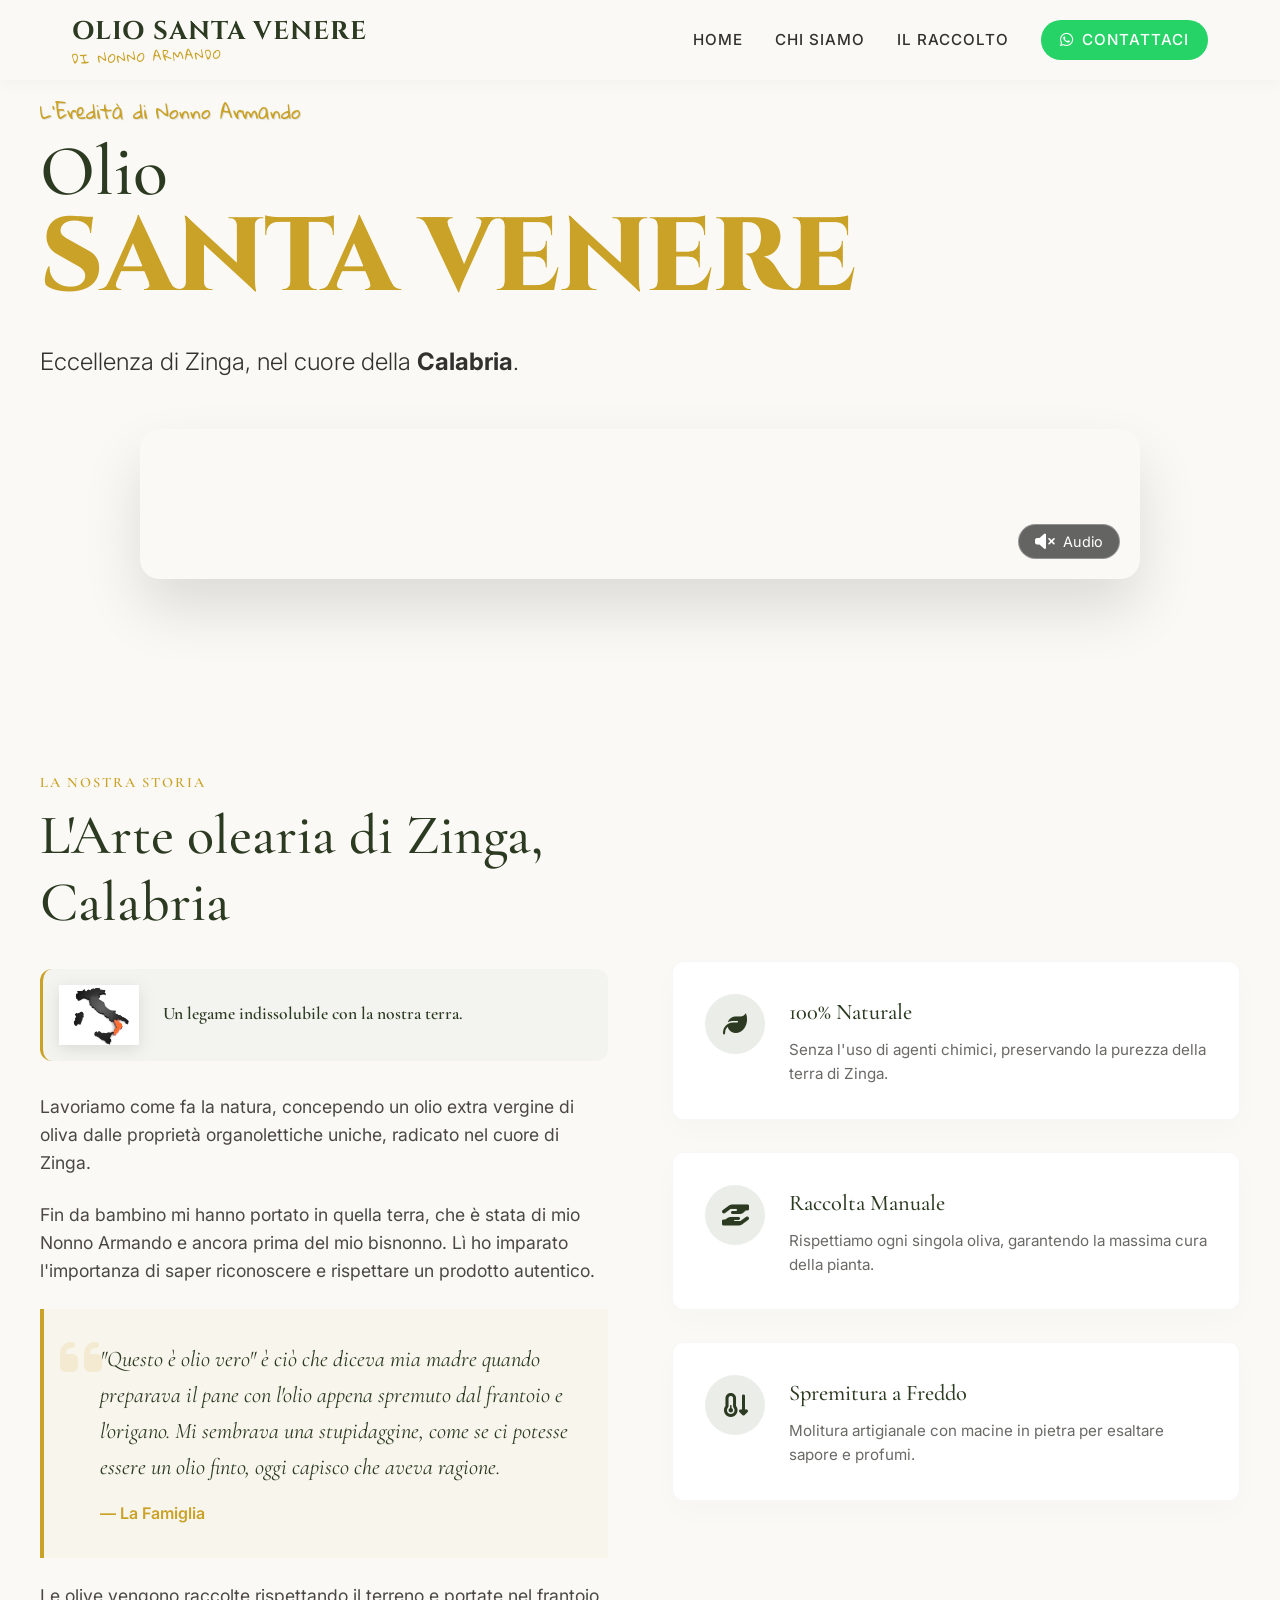
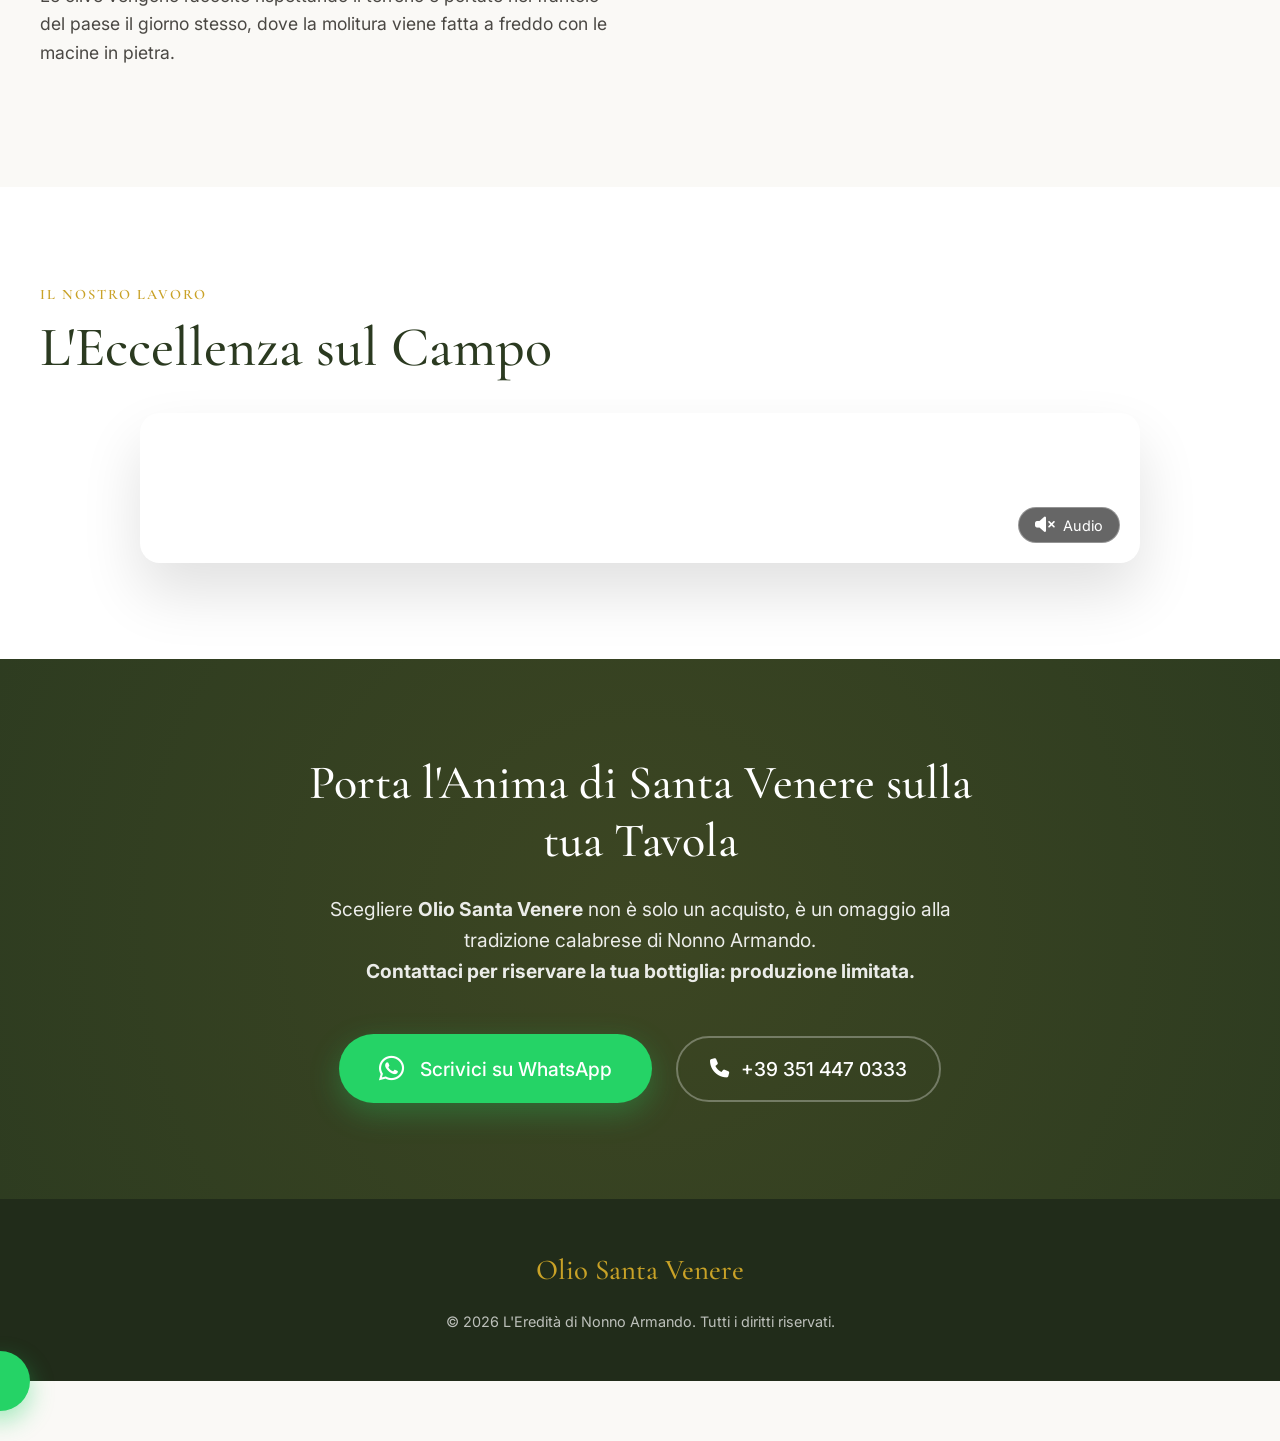
<file: index.html>
<!DOCTYPE html>
<html lang="it">
<head>
    <meta charset="UTF-8">
    <meta name="viewport" content="width=device-width, initial-scale=1.0">
    <title>Olio Santa Venere | L'Eredità di Nonno Armando</title>
    
    <!-- Meta description for SEO -->
    <meta name="description" content="Olio Santa Venere: l'eccellenza dell'olio extra vergine calabrese, nato dalla tradizione di Nonno Armando. Qualità artigianale 100% naturale.">
    
    <!-- Open Graph / Social Media & WhatsApp Preview -->
    <meta property="og:type" content="website">
    <meta property="og:url" content="https://lorenzovecc.github.io/OlioNonnoArmando/">
    <meta property="og:title" content="Olio Santa Venere | L'Eredità di Nonno Armando">
    <meta property="og:description" content="Olio Santa Venere: olio extra vergine artigianale e premium. Scopri l'eccellenza che nasce a Zinga.">
    <meta property="og:image" content="https://raw.githubusercontent.com/LorenzoVecc/OlioNonnoArmando/main/cover.png">
    <meta property="og:image:width" content="1200">
    <meta property="og:image:height" content="1200">
    
    <!-- Video Preload & Resource Hints -->
    <link rel="preload" as="image" href="https://res.cloudinary.com/dtao2wba5/video/upload/f_auto,q_auto/v1773505152/1773504993231258_zj6efv.jpg" fetchpriority="high">
    
    <!-- Google Fonts: Cormorant Garamond, Inter, Cinzel & Gloria Hallelujah -->
    <link rel="preconnect" href="https://fonts.googleapis.com">
    <link rel="preconnect" href="https://fonts.gstatic.com" crossorigin>
    <link href="https://fonts.googleapis.com/css2?family=Cormorant+Garamond:ital,wght@0,400;0,500;0,600;0,700;1,400;1,500;1,600;1,700&family=Inter:wght@300;400;500;600&family=Cinzel:wght@600;800&family=Gloria+Hallelujah&display=swap" rel="stylesheet">
    
    <!-- FontAwesome -->
    <link rel="stylesheet" href="https://cdnjs.cloudflare.com/ajax/libs/font-awesome/6.4.0/css/all.min.css">
    
    <!-- Custom CSS -->
    <link rel="stylesheet" href="styles.css">
</head>
<body>

    <!-- Header / Navigazione -->
    <header id="navbar">
        <div class="nav-container">
            <a href="#home" class="logo">Olio Santa Venere <small>di Nonno Armando</small></a>
            <div class="menu-toggle" id="mobile-menu">
                <span class="bar"></span>
                <span class="bar"></span>
                <span class="bar"></span>
            </div>
            <nav>
                <ul class="nav-links">
                    <li><a href="#home" class="nav-link">Home</a></li>
                    <li><a href="#storia" class="nav-link">Chi Siamo</a></li>
                    <li><a href="#video-secondario" class="nav-link">Il Raccolto</a></li>
                    <li><a href="#contatti" class="nav-link btn-nav"><i class="fa-brands fa-whatsapp"></i> Contattaci</a></li>
                </ul>
            </nav>
        </div>
    </header>

    <main>
        <!-- Hero Section -->
        <section id="home" class="section hero-boxed">
            <div class="container text-center">
                <span class="hero-legacy reveal">L'Eredità di Nonno Armando</span>
                <h1 class="hero-title-dark">Olio <span class="brand-name">Santa Venere</span></h1>
                <p class="hero-subtitle-dark">Eccellenza di Zinga, nel cuore della <strong>Calabria</strong>.</p>
                <div class="video-container"> <!-- Removed reveal for mobile instant visibility -->
                    <button class="audio-toggle-btn" aria-label="Attiva Audio" data-video-target="heroVideo">
                        <i class="fa-solid fa-volume-xmark"></i> Audio
                    </button>
                    <video id="heroVideo" autoplay loop muted playsinline crossorigin="anonymous" class="video-large" poster="https://res.cloudinary.com/dtao2wba5/video/upload/f_auto,q_auto/v1773505152/1773504993231258_zj6efv.jpg" preload="auto">
                        <source src="https://res.cloudinary.com/dtao2wba5/video/upload/f_auto,q_auto/v1773505152/1773504993231258_zj6efv.mp4" type="video/mp4">
                        Il tuo browser non supporta i video HTML5.
                    </video>
                </div>
            </div>
        </section>

        <!-- Chi Siamo / Storia Section -->
        <section id="storia" class="section">
            <div class="container two-columns">
                
                <!-- Colonna Testo -->
                <div class="text-column reveal reveal-left">
                    <span class="eyebrow">La Nostra Storia</span>
                    <h2 class="section-title">L'Arte olearia di Zinga, Calabria</h2>

                    <div class="region-highlight anim-hover">
                        <img src="Calabria.png" alt="Mappa Calabria" class="calabria-img">
                        <p class="region-text">Un legame indissolubile con la nostra terra.</p>
                    </div>
                    
                    <p class="text-body">
                        Lavoriamo come fa la natura, concependo un olio extra vergine di oliva dalle proprietà organolettiche uniche, radicato nel cuore di Zinga.
                    </p>
                    
                    <p class="text-body">
                        Fin da bambino mi hanno portato in quella terra, che è stata di mio Nonno Armando e ancora prima del mio bisnonno. Lì ho imparato l'importanza di saper riconoscere e rispettare un prodotto autentico.
                    </p>

                    <blockquote class="custom-quote">
                        <i class="fa-solid fa-quote-left quote-icon"></i>
                        <p>"Questo è olio vero" è ciò che diceva mia madre quando preparava il pane con l'olio appena spremuto dal frantoio e l'origano. Mi sembrava una stupidaggine, come se ci potesse essere un olio finto, oggi capisco che aveva ragione.</p>
                        <cite>— La Famiglia</cite>
                    </blockquote>

                    <p class="text-body">
                        Le olive vengono raccolte rispettando il terreno e portate nel frantoio del paese il giorno stesso, dove la molitura viene fatta a freddo con le macine in pietra.
                    </p>
                </div>

                <!-- Colonna Features -->
                <div class="features-column reveal reveal-right">
                    <div class="feature-card">
                        <div class="feature-icon">
                            <i class="fa-solid fa-leaf"></i>
                        </div>
                        <div class="feature-text">
                            <h3>100% Naturale</h3>
                            <p>Senza l'uso di agenti chimici, preservando la purezza della terra di Zinga.</p>
                        </div>
                    </div>

                    <div class="feature-card">
                        <div class="feature-icon">
                            <i class="fa-solid fa-hand-holding-hand"></i>
                        </div>
                        <div class="feature-text">
                            <h3>Raccolta Manuale</h3>
                            <p>Rispettiamo ogni singola oliva, garantendo la massima cura della pianta.</p>
                        </div>
                    </div>

                    <div class="feature-card">
                        <div class="feature-icon">
                            <i class="fa-solid fa-temperature-arrow-down"></i>
                        </div>
                        <div class="feature-text">
                            <h3>Spremitura a Freddo</h3>
                            <p>Molitura artigianale con macine in pietra per esaltare sapore e profumi.</p>
                        </div>
                    </div>
                </div>

            </div>
        </section>

        <!-- Sezione Video Secondario -->
        <section id="video-secondario" class="section section-light">
            <div class="container text-center reveal">
                <span class="eyebrow">Il Nostro Lavoro</span>
                <h2 class="section-title">L'Eccellenza sul Campo</h2>
                <div class="video-container">
                    <button class="audio-toggle-btn" aria-label="Attiva Audio" data-video-target="secondaryVideo">
                        <i class="fa-solid fa-volume-xmark"></i> Audio
                    </button>
                    <video id="secondaryVideo" autoplay loop muted playsinline crossorigin="anonymous" class="video-large" poster="https://res.cloudinary.com/dtao2wba5/video/upload/f_auto,q_auto/v1773504689/WhatsApp_Video_2026-03-12_at_21.01.50_2_vgzuh8.jpg" preload="metadata">
                        <source src="https://res.cloudinary.com/dtao2wba5/video/upload/f_auto,q_auto/v1773504689/WhatsApp_Video_2026-03-12_at_21.01.50_2_vgzuh8.mp4" type="video/mp4">
                        Il tuo browser non supporta i video HTML5.
                    </video>
                </div>
            </div>
        </section>

        <!-- Sezione Contatti / Call to Action -->
        <section id="contatti" class="cta-section">
            <div class="cta-container reveal">
                <h2 class="cta-title">Porta l'Anima di Santa Venere sulla tua Tavola</h2>
                <p class="cta-description">Scegliere <strong>Olio Santa Venere</strong> non è solo un acquisto, è un omaggio alla tradizione calabrese di Nonno Armando. <br><strong>Contattaci per riservare la tua bottiglia: produzione limitata.</strong></p>
                <div class="cta-actions">
                    <a href="https://wa.me/393514470333" target="_blank" class="btn btn-whatsapp-large">
                        <i class="fa-brands fa-whatsapp"></i> Scrivici su WhatsApp
                    </a>
                    <a href="tel:+393514470333" class="phone-link">
                        <i class="fa-solid fa-phone"></i> +39 351 447 0333
                    </a>
                </div>
            </div>
        </section>
    </main>

    <!-- Footer -->
    <footer>
        <div class="footer-container">
            <p class="footer-brand">Olio Santa Venere</p>
            <p class="copyright">&copy; 2026 L'Eredità di Nonno Armando. Tutti i diritti riservati.</p>
        </div>
    </footer>

    <!-- Floating WhatsApp Button -->
    <a href="https://wa.me/393514470333" target="_blank" class="floating-whatsapp tooltip" aria-label="Contattaci su WhatsApp">
        <i class="fa-brands fa-whatsapp"></i>
        <span class="tooltiptext">Scrivici subito!</span>
    </a>

    <!-- Custom Script -->
    <script src="script.js"></script>
</body>
</html>
</file>
<file: styles.css>
/* ==========================================================================
   RESET & BASE STYLES
   ========================================================================== */
   *, *::before, *::after {
    margin: 0;
    padding: 0;
    box-sizing: border-box;
}

:root {
    --primary-color: #2b3a20;      /* Verde oliva molto scuro ed elegante */
    --accent-color: #c9a227;       /* Dettagli dorati premium */
    --bg-color: #faf9f6;           /* Crema chiarissimo / off-white raffinato */
    --text-color: #33312e;         /* Colore testo scuro per contrasto ma morbido */
    --wa-color: #25d366;           /* WhatsApp */
    --wa-color-hover: #1da851;
    
    --font-heading: 'Cormorant Garamond', serif;
    --font-body: 'Inter', sans-serif;
    --font-brand: 'Cinzel', serif; /* Font spigoloso e stampatello per Santa Venere */
    --font-legacy: 'Gloria Hallelujah', cursive; /* Stile "Simpson/Groening" per Nonno Armando */
    
    /* Responsive Spacing & Scaling */
    --header-height: 80px;
    --mobile-header-height: 65px;
    --container-padding: 1.5rem;
    
    --transition-s: 0.3s ease;
    --transition-m: 0.8s cubic-bezier(0.16, 1, 0.3, 1);
}

html {
    scroll-behavior: smooth; /* Even though we use JS for offset, this is good fallback */
}

body {
    font-family: var(--font-body);
    background-color: var(--bg-color);
    color: var(--text-color);
    line-height: 1.6;
    overflow-x: hidden;
}

/* ==========================================================================
   TYPOGRAPHY
   ========================================================================== */
h1, h2, h3, h4, h5, h6, .logo, .eyebrow, .footer-brand {
    font-family: var(--font-heading);
    font-weight: 500;
}

.eyebrow {
    display: block;
    color: var(--accent-color);
    text-transform: uppercase;
    letter-spacing: 2px;
    font-size: 0.9rem;
    margin-bottom: 0.5rem;
    font-weight: 600;
}

.section-title {
    font-size: 2.5rem;
    color: var(--primary-color);
    margin-bottom: 2rem;
    line-height: 1.2;
}

@media (min-width: 768px) {
    .section-title {
        font-size: 3.5rem;
    }
}

.text-body {
    font-size: 1.1rem;
    margin-bottom: 1.5rem;
    color: rgba(44, 41, 37, 0.85);
}

/* ==========================================================================
   HEADER & NAVIGATION
   ========================================================================== */
header {
    position: fixed;
    top: 0;
    left: 0;
    width: 100%;
    height: var(--header-height);
    background-color: var(--bg-color);
    box-shadow: 0 4px 15px rgba(0,0,0,0.03);
    z-index: 1000;
    transition: height var(--transition-s);
}

@media (max-width: 768px) {
    header {
        height: var(--mobile-header-height);
    }
}

.nav-container {
    max-width: 1200px;
    margin: 0 auto;
    padding: 0 2rem;
    height: 100%;
    display: flex;
    justify-content: space-between;
    align-items: center;
}

.logo {
    font-size: 1.6rem;
    font-family: var(--font-brand);
    text-transform: uppercase;
    color: var(--primary-color);
    text-decoration: none;
    letter-spacing: 1px;
    display: flex;
    flex-direction: column;
    line-height: 0.9;
    font-weight: 700;
}

.logo small {
    font-size: 0.8rem;
    font-family: var(--font-legacy);
    color: var(--accent-color);
    margin-top: 5px;
    font-weight: 400;
    transform: rotate(-2deg); /* Leggera rotazione stile fumetto */
}

.nav-links {
    list-style: none;
    display: flex;
    align-items: center;
    gap: 2rem;
}

.nav-link {
    text-decoration: none;
    color: var(--text-color);
    font-size: 0.95rem;
    font-weight: 500;
    text-transform: uppercase;
    letter-spacing: 1px;
    transition: color var(--transition-s);
}

.nav-link:hover {
    color: var(--accent-color);
}

.btn-nav {
    display: inline-flex;
    align-items: center;
    gap: 0.5rem;
    background-color: var(--wa-color);
    color: #fff !important;
    padding: 0.5rem 1.2rem;
    border-radius: 50px;
    text-shadow: none;
    transition: background-color var(--transition-s), transform var(--transition-s);
}

.btn-nav:hover {
    background-color: var(--wa-color-hover);
    transform: translateY(-2px);
    color: #fff !important;
}

/* Hamburger Menu */
.menu-toggle {
    display: none;
    flex-direction: column;
    justify-content: space-between;
    width: 30px;
    height: 20px;
    cursor: pointer;
    z-index: 1001; /* Above mobile menu overlay */
}

.menu-toggle .bar {
    height: 2px;
    width: 100%;
    background-color: var(--primary-color);
    border-radius: 2px;
    transition: all var(--transition-s);
}

/* Hamburger Animation */
.menu-toggle.active .bar:nth-child(1) {
    transform: translateY(9px) rotate(45deg);
}
.menu-toggle.active .bar:nth-child(2) {
    opacity: 0;
}
.menu-toggle.active .bar:nth-child(3) {
    transform: translateY(-9px) rotate(-45deg);
}

/* ==========================================================================
   HERO & VIDEO SECTION BOXED
   ========================================================================== */
.hero-boxed {
    padding-top: calc(var(--header-height) + 4rem); 
    padding-bottom: 4rem;
}

.hero-legacy {
    display: block;
    font-family: var(--font-legacy);
    font-size: 1.2rem;
    color: var(--accent-color);
    margin-bottom: 0.5rem;
    transform: rotate(-1deg);
    text-shadow: 1px 1px 0px rgba(0,0,0,0.1);
}

.hero-title-dark {
    font-size: 3.5rem;
    margin-bottom: 2rem;
    line-height: 1;
    color: var(--primary-color);
}

.hero-title-dark .brand-name {
    font-family: var(--font-brand);
    font-size: 4.8rem;
    color: var(--accent-color);
    display: block;
    margin-top: 0.5rem;
    text-transform: uppercase;
    font-weight: 800;
    letter-spacing: -2px;
}

@media (min-width: 768px) {
    .hero-title-dark { font-size: 4.5rem; }
    .hero-title-dark .brand-name { font-size: 6.5rem; margin-top: 0; }
}

.hero-subtitle-dark {
    font-size: 1.2rem;
    margin-bottom: 3rem;
    font-weight: 300;
    color: var(--text-color);
}

@media (min-width: 768px) {
    .hero-subtitle-dark { font-size: 1.5rem; }
}

.video-container {
    max-width: 1000px;
    margin: 0 auto;
    border-radius: 20px;
    overflow: hidden;
    box-shadow: 0 30px 60px rgba(0,0,0,0.12); /* Ombra più morbida ed espansa */
    background-color: transparent;
    position: relative;
    display: flex;
    justify-content: center;
    align-items: center;
}

.audio-toggle-btn {
    position: absolute;
    bottom: 20px;
    right: 20px;
    background-color: rgba(0, 0, 0, 0.6);
    color: #fff;
    border: 1px solid rgba(255,255,255,0.3);
    padding: 0.5rem 1rem;
    border-radius: 50px;
    cursor: pointer;
    font-family: var(--font-body);
    font-size: 0.9rem;
    display: flex;
    align-items: center;
    gap: 0.5rem;
    transition: all var(--transition-s);
    z-index: 10;
    backdrop-filter: blur(5px);
}

.audio-toggle-btn:hover {
    background-color: rgba(0, 0, 0, 0.8);
    border-color: rgba(255,255,255,0.8);
}

.audio-toggle-btn i {
    font-size: 1.1rem;
}

.video-large {
    width: auto;
    height: auto;
    max-width: 100%;
    max-height: 80vh; /* Impedisce che un video verticale occupi più di una schermata desktop */
    display: block;
    margin: 0 auto;
    border-radius: 12px;
}

/* ==========================================================================
   SECTIONS GENERAL
   ========================================================================== */
.section {
    padding: 6rem 2rem;
    background-color: var(--bg-color);
    scroll-margin-top: var(--header-height);
}

.section-light {
    background-color: #fff;
}

.container {
    max-width: 1200px;
    margin: 0 auto;
}

/* ==========================================================================
   REGION HIGHLIGHT (CALABRIA IMAGE)
   ========================================================================== */
.region-highlight {
    display: flex;
    align-items: center;
    gap: 1.5rem;
    margin: 2rem 0;
    padding: 1rem;
    background-color: rgba(43, 58, 32, 0.03);
    border-radius: 12px;
    border-left: 3px solid var(--accent-color);
}

.calabria-img {
    width: 80px;
    height: auto;
    filter: drop-shadow(0 4px 8px rgba(0,0,0,0.1));
    transition: transform var(--transition-s);
}

.region-highlight:hover .calabria-img {
    transform: scale(1.1) rotate(5deg);
}

.region-text {
    font-family: var(--font-heading);
    font-weight: 600;
    color: var(--primary-color);
    font-size: 1.1rem;
    margin: 0;
}

@media (max-width: 768px) {
    .region-highlight {
        flex-direction: column;
        text-align: center;
        gap: 1rem;
    }
    .calabria-img {
        width: 100px;
    }
}

/* ==========================================================================
   STORIA / CHI SIAMO
   ========================================================================== */
.two-columns {
    display: grid;
    grid-template-columns: 1fr;
    gap: 4rem;
}

@media (min-width: 992px) {
    .two-columns {
        grid-template-columns: 1fr 1fr;
        align-items: center;
    }
}

.custom-quote {
    position: relative;
    padding: 2rem 2rem 2rem 3.5rem;
    background-color: rgba(212, 175, 55, 0.05);
    border-left: 4px solid var(--accent-color);
    margin: 1.5rem 0;
    font-family: var(--font-heading);
    font-size: 1.4rem;
    font-style: italic;
    color: var(--primary-color);
}

.quote-icon {
    position: absolute;
    top: 1.5rem;
    left: 1rem;
    font-size: 3rem;
    color: rgba(212, 175, 55, 0.15);
    z-index: 0;
}

.custom-quote p {
    position: relative;
    z-index: 1;
}

.custom-quote cite {
    display: block;
    margin-top: 1rem;
    font-size: 1rem;
    font-weight: 600;
    font-style: normal;
    color: var(--accent-color);
    font-family: var(--font-body);
}

.features-column {
    display: flex;
    flex-direction: column;
    gap: 2rem;
}

.feature-card {
    display: flex;
    align-items: flex-start;
    gap: 1.5rem;
    padding: 2rem;
    background-color: #fff;
    border-radius: 12px;
    border: 1px solid rgba(0,0,0,0.03);
    box-shadow: 0 10px 30px rgba(0,0,0,0.02);
    transition: transform var(--transition-s), box-shadow var(--transition-s), border-color var(--transition-s);
}

.feature-card:hover {
    transform: translateY(-8px);
    box-shadow: 0 20px 40px rgba(0,0,0,0.06);
    border-color: rgba(201, 162, 39, 0.2); /* Usa l'accent color alleggerito */
}

.feature-icon {
    flex-shrink: 0;
    width: 60px;
    height: 60px;
    background-color: rgba(59, 77, 46, 0.1);
    color: var(--primary-color);
    border-radius: 50%;
    display: flex;
    justify-content: center;
    align-items: center;
    font-size: 1.5rem;
}

.feature-text h3 {
    color: var(--primary-color);
    margin-bottom: 0.5rem;
    font-size: 1.4rem;
}

.feature-text p {
    color: rgba(44, 41, 37, 0.7);
    font-size: 0.95rem;
}


/* ==========================================================================
   CONTATTI / CTA
   ========================================================================== */
.cta-section {
    padding: 6rem 1.5rem;
    background-color: var(--primary-color);
    color: #fff;
    text-align: center;
    position: relative;
    overflow: hidden;
    scroll-margin-top: var(--header-height);
}

.cta-section::before {
    content: '';
    position: absolute;
    top: -50%;
    left: -50%;
    width: 200%;
    height: 200%;
    background: radial-gradient(circle, rgba(212, 175, 55, 0.1) 0%, transparent 60%);
    pointer-events: none;
}

.cta-container {
    max-width: 700px;
    margin: 0 auto;
    position: relative;
    z-index: 1;
}

.cta-title {
    font-family: var(--font-heading);
    font-size: 2.2rem;
    margin-bottom: 1.5rem;
    line-height: 1.2;
    color: #fff;
}

@media (min-width: 768px) {
    .cta-title {
        font-size: 3rem;
    }
}

.cta-description {
    font-size: 1.2rem;
    margin-bottom: 3rem;
    opacity: 0.9;
}

.cta-actions {
    display: flex;
    flex-direction: column;
    align-items: center;
    gap: 1.5rem;
}

@media (min-width: 768px) {
    .cta-actions {
        flex-direction: row;
        justify-content: center;
    }
}

.btn-whatsapp-large {
    display: inline-flex;
    align-items: center;
    gap: 1rem;
    background-color: var(--wa-color);
    color: #fff;
    padding: 1.2rem 2.5rem;
    font-size: 1.2rem;
    font-weight: 500;
    border-radius: 50px;
    text-decoration: none;
    box-shadow: 0 10px 30px rgba(37, 211, 102, 0.3);
    transition: all var(--transition-s);
}

.btn-whatsapp-large i {
    font-size: 1.8rem;
}

.btn-whatsapp-large:hover {
    background-color: var(--wa-color-hover);
    transform: translateY(-3px);
    box-shadow: 0 15px 40px rgba(37, 211, 102, 0.4);
}

.phone-link {
    display: inline-flex;
    align-items: center;
    gap: 0.8rem;
    color: #fff;
    text-decoration: none;
    font-weight: 500;
    font-size: 1.2rem;
    padding: 1rem 2rem;
    border: 2px solid rgba(255,255,255,0.3);
    border-radius: 50px;
    transition: all var(--transition-s);
}

.phone-link:hover {
    background-color: rgba(255,255,255,0.1);
    border-color: #fff;
    transform: translateY(-3px);
}

/* ==========================================================================
   FOOTER
   ========================================================================== */
footer {
    background-color: #212c1a; /* Verde scurissimo quasi nero */
    color: rgba(255,255,255,0.7);
    padding: 3rem 2rem;
    text-align: center;
}

.footer-brand {
    font-size: 1.8rem;
    color: var(--accent-color);
    margin-bottom: 1rem;
}

.copyright {
    font-size: 0.9rem;
}

/* ==========================================================================
   FLOATING WHATSAPP BUTTON
   ========================================================================== */
.floating-whatsapp {
    position: fixed;
    bottom: 30px;
    right: 30px;
    width: 60px;
    height: 60px;
    background-color: var(--wa-color);
    color: #fff;
    border-radius: 50%;
    display: flex;
    justify-content: center;
    align-items: center;
    font-size: 2rem;
    box-shadow: 0 10px 25px rgba(37, 211, 102, 0.4);
    z-index: 1000;
    text-decoration: none;
    transition: transform var(--transition-s);
}

.floating-whatsapp:hover {
    transform: scale(1.1);
}

.tooltip {
    position: relative;
    display: inline-block;
}

.tooltip .tooltiptext {
    visibility: hidden;
    width: 140px;
    background-color: #333;
    color: #fff;
    text-align: center;
    border-radius: 6px;
    padding: 5px 0;
    position: absolute;
    z-index: 1;
    right: 120%; 
    top: 50%;
    transform: translateY(-50%);
    opacity: 0;
    transition: opacity 0.3s;
    font-size: 0.9rem;
    pointer-events: none;
}

.tooltip .tooltiptext::after {
    content: "";
    position: absolute;
    top: 50%;
    left: 100%;
    margin-top: -5px;
    border-width: 5px;
    border-style: solid;
    border-color: transparent transparent transparent #333;
}

.tooltip:hover .tooltiptext {
    visibility: visible;
    opacity: 1;
}

/* ==========================================================================
   MOBILE MENU OVERLAY
   ========================================================================== */
@media (max-width: 768px) {
    .menu-toggle {
        display: flex;
    }

    .nav-container {
        padding: 0 1.2rem;
    }

    .logo {
        font-size: 1.3rem;
    }

    .logo small {
        font-size: 0.6rem;
    }

    .nav-links {
        position: fixed;
        top: 0;
        right: -100%;
        width: 100%;
        height: 100vh;
        background-color: var(--bg-color);
        flex-direction: column;
        justify-content: center;
        align-items: center;
        padding: 0;
        gap: 2rem;
        transition: right var(--transition-m);
        box-shadow: none;
        z-index: 1000;
    }

    .nav-links.active {
        right: 0;
    }

    .nav-link {
        color: var(--text-color);
        font-size: 1.4rem;
        letter-spacing: 2px;
    }

    /* Mobile Typography & Spacing Fixes */
    .hero-boxed {
        padding-top: calc(var(--mobile-header-height) + 1rem); 
        padding-bottom: 2rem;
    }

    .hero-title-dark { 
        font-size: clamp(2rem, 8vw, 3rem);
    }
    .hero-title-dark .brand-name { 
        font-size: clamp(3.2rem, 14vw, 4.5rem);
        margin-top: 0;
        letter-spacing: -1px;
    }
    
    .hero-subtitle-dark {
        font-size: 1rem;
        margin-bottom: 2rem;
        padding: 0 1rem;
    }

    .section {
        padding: 4rem 1.2rem;
    }

    .section-title {
        font-size: clamp(1.8rem, 8vw, 2.2rem);
        margin-bottom: 1.2rem;
    }

    .text-body {
        font-size: 1rem;
        line-height: 1.5;
    }

    .custom-quote {
        font-size: 1.1rem;
        padding: 1.5rem 1.2rem 1.5rem 2rem;
        margin: 2rem 0;
    }

    .quote-icon {
        font-size: 1.8rem;
        top: 0.8rem;
        left: 0.4rem;
    }

    /* Video & Cards Mobile Optimization */
    .video-container {
        border-radius: 12px;
        box-shadow: 0 15px 30px rgba(0,0,0,0.08);
        width: 100%;
    }
    
    .video-large {
        border-radius: 8px;
        max-height: 65vh; /* Più centrato su mobile */
    }

    .audio-toggle-btn {
        bottom: 12px;
        right: 12px;
        padding: 0.4rem 0.8rem;
        font-size: 0.8rem;
        background-color: rgba(0, 0, 0, 0.7);
    }
    
    .features-column {
        gap: 1.2rem;
        margin-top: 2rem;
    }

    .feature-card {
        padding: 1.5rem 1rem;
        gap: 1rem;
        flex-direction: column;
        align-items: center;
        text-align: center;
        border-radius: 15px;
    }

    .feature-icon {
        width: 50px;
        height: 50px;
        font-size: 1.2rem;
        margin-bottom: 0.5rem;
    }

    .feature-text h3 {
        font-size: 1.2rem;
        margin-bottom: 0.4rem;
    }

    .feature-text p {
        font-size: 0.9rem;
        line-height: 1.4;
    }

    /* CTA Section Mobile */
    .cta-section {
        padding: 4.5rem 1.2rem;
    }

    .cta-title {
        font-size: 1.8rem;
    }

    .cta-description {
        font-size: 1rem;
        margin-bottom: 2.5rem;
    }

    .cta-actions {
        gap: 1rem;
        width: 100%;
    }

    .btn-whatsapp-large {
        padding: 1rem;
        font-size: 1.1rem;
        width: 100%;
        justify-content: center;
    }

    .phone-link {
        padding: 1rem;
        font-size: 1.1rem;
        width: 100%;
        justify-content: center;
    }

    /* Floating Button */
    .floating-whatsapp {
        width: 55px;
        height: 55px;
        font-size: 1.6rem;
        bottom: 20px;
        right: 20px;
        box-shadow: 0 8px 20px rgba(37, 211, 102, 0.3);
    }
}

/* Evitiamo stati hover appiccicosi su mobile */
@media (hover: hover) {
    .nav-link:hover { color: var(--accent-color); }
    .btn-nav:hover { background-color: var(--wa-color-hover); transform: translateY(-2px); }
    .feature-card:hover { transform: translateY(-8px); box-shadow: 0 20px 40px rgba(0,0,0,0.06); border-color: rgba(201, 162, 39, 0.2); }
    .btn-whatsapp-large:hover { background-color: var(--wa-color-hover); transform: translateY(-3px); }
    .phone-link:hover { background-color: rgba(255,255,255,0.1); border-color: #fff; transform: translateY(-3px); }
    .floating-whatsapp:hover { transform: scale(1.1); }
}

/* ==========================================================================
   ANIMATIONS (REVEAL SCRIPT)
   ========================================================================== */
.reveal {
    opacity: 0;
    transform: translateY(40px);
    transition: opacity 1s cubic-bezier(0.16, 1, 0.3, 1), transform 1s cubic-bezier(0.16, 1, 0.3, 1);
}

.reveal.active {
    opacity: 1;
    transform: translateY(0);
}

.reveal-left {
    transform: translateX(-40px);
}
.reveal-left.active {
    transform: translateX(0);
}

.reveal-right {
    transform: translateX(40px);
}
.reveal-right.active {
    transform: translateX(0);
}

@media (max-width: 768px) {
    .reveal {
        transition: opacity 0.4s ease-out, transform 0.4s ease-out; /* Velocizzate su mobile */
        transform: translateY(20px); /* Ridotta la distanza di movimento */
    }
}
</file>
